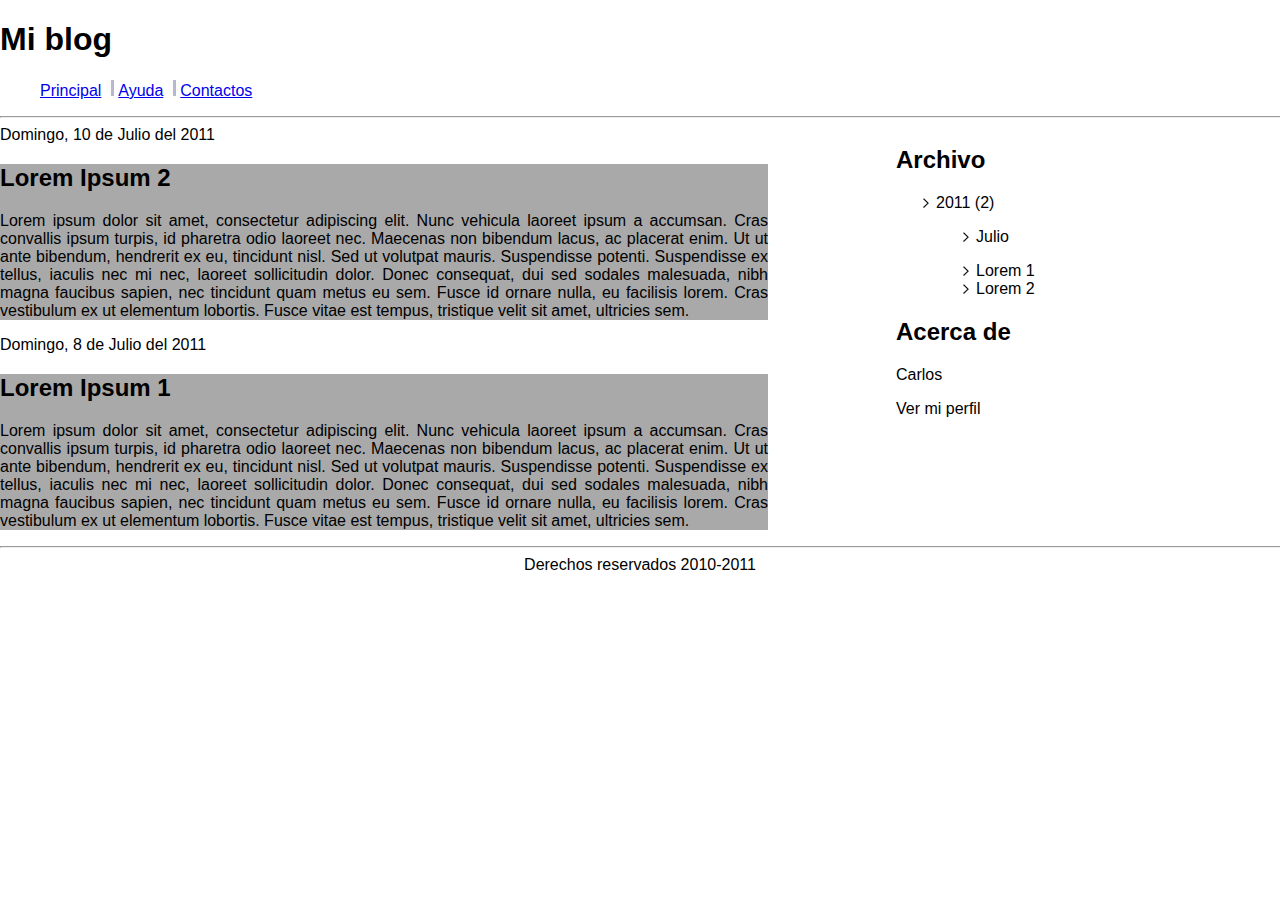
<file: 00-Blog/index.html>
<!DOCTYPE html>
<html lang="es">
   <head>
    <meta charset="UTF-8">
    <link rel="stylesheet" href="css/estilos.css">
    <title>Blog</title>
    </head>
    <body>
       <div>
           <header>
               <h1>Mi blog</h1>
           </header>
           <nav>
               <ul>
                   <li class="lista"><a href="#">Principal</a></li>
                   <li class="lista"><img src="imagenes/separador.png"/> </li>
                   <li class="lista"><a href="#">Ayuda</a></li>
                   <li class="lista"><img src="imagenes/separador.png"/> </li>
                   <li class="lista"><a href="#">Contactos</a></li>
               </ul>
           </nav>
           <hr>
           <section>
               <article>
                   <span class="fecha">Domingo, 10 de Julio del 2011</span>
                   <div>
                       
                       <div class="sub">
                          <h2 class="subtitulo">Lorem Ipsum 2</h2>
                           <p>Lorem ipsum dolor sit amet, consectetur adipiscing elit. Nunc vehicula laoreet ipsum a accumsan. Cras convallis ipsum turpis, id pharetra odio laoreet nec. Maecenas non bibendum lacus, ac placerat enim. Ut ut ante bibendum, hendrerit ex eu, tincidunt nisl. Sed ut volutpat mauris. Suspendisse potenti. Suspendisse ex tellus, iaculis nec mi nec, laoreet sollicitudin dolor. Donec consequat, dui sed sodales malesuada, nibh magna faucibus sapien, nec tincidunt quam metus eu sem. Fusce id ornare nulla, eu facilisis lorem. Cras vestibulum ex ut elementum lobortis. Fusce vitae est tempus, tristique velit sit amet, ultricies sem.</p>
                           
                       </div>
                       <span class="fecha">Domingo, 8 de Julio del 2011</span>
                       <div class="sub">
                          <h2 class="subtitulo">Lorem Ipsum 1</h2>
                           <p>Lorem ipsum dolor sit amet, consectetur adipiscing elit. Nunc vehicula laoreet ipsum a accumsan. Cras convallis ipsum turpis, id pharetra odio laoreet nec. Maecenas non bibendum lacus, ac placerat enim. Ut ut ante bibendum, hendrerit ex eu, tincidunt nisl. Sed ut volutpat mauris. Suspendisse potenti. Suspendisse ex tellus, iaculis nec mi nec, laoreet sollicitudin dolor. Donec consequat, dui sed sodales malesuada, nibh magna faucibus sapien, nec tincidunt quam metus eu sem. Fusce id ornare nulla, eu facilisis lorem. Cras vestibulum ex ut elementum lobortis. Fusce vitae est tempus, tristique velit sit amet, ultricies sem.</p>
                           
                       </div>
               </article>
           </section>
           <aside>
               <h2>Archivo</h2>
               <ul>
                   <li class="flecha">
                       <p>2011 (2)</p>
                       <ul>
                           <li class="flecha">
                               <p>Julio</p>
                           </li>
                           <li class="flecha">Lorem 1</li>
                           <li class="flecha">Lorem 2</li>
                       </ul>
                   </li>
               </ul>
               <h2>Acerca de</h2>
               <p>Carlos</p>
               <p>Ver mi perfil</p>
           </aside>
           <hr>
           <footer>Derechos reservados 2010-2011</footer>
           
       </div> 
    </body>
    
</html>
</file>
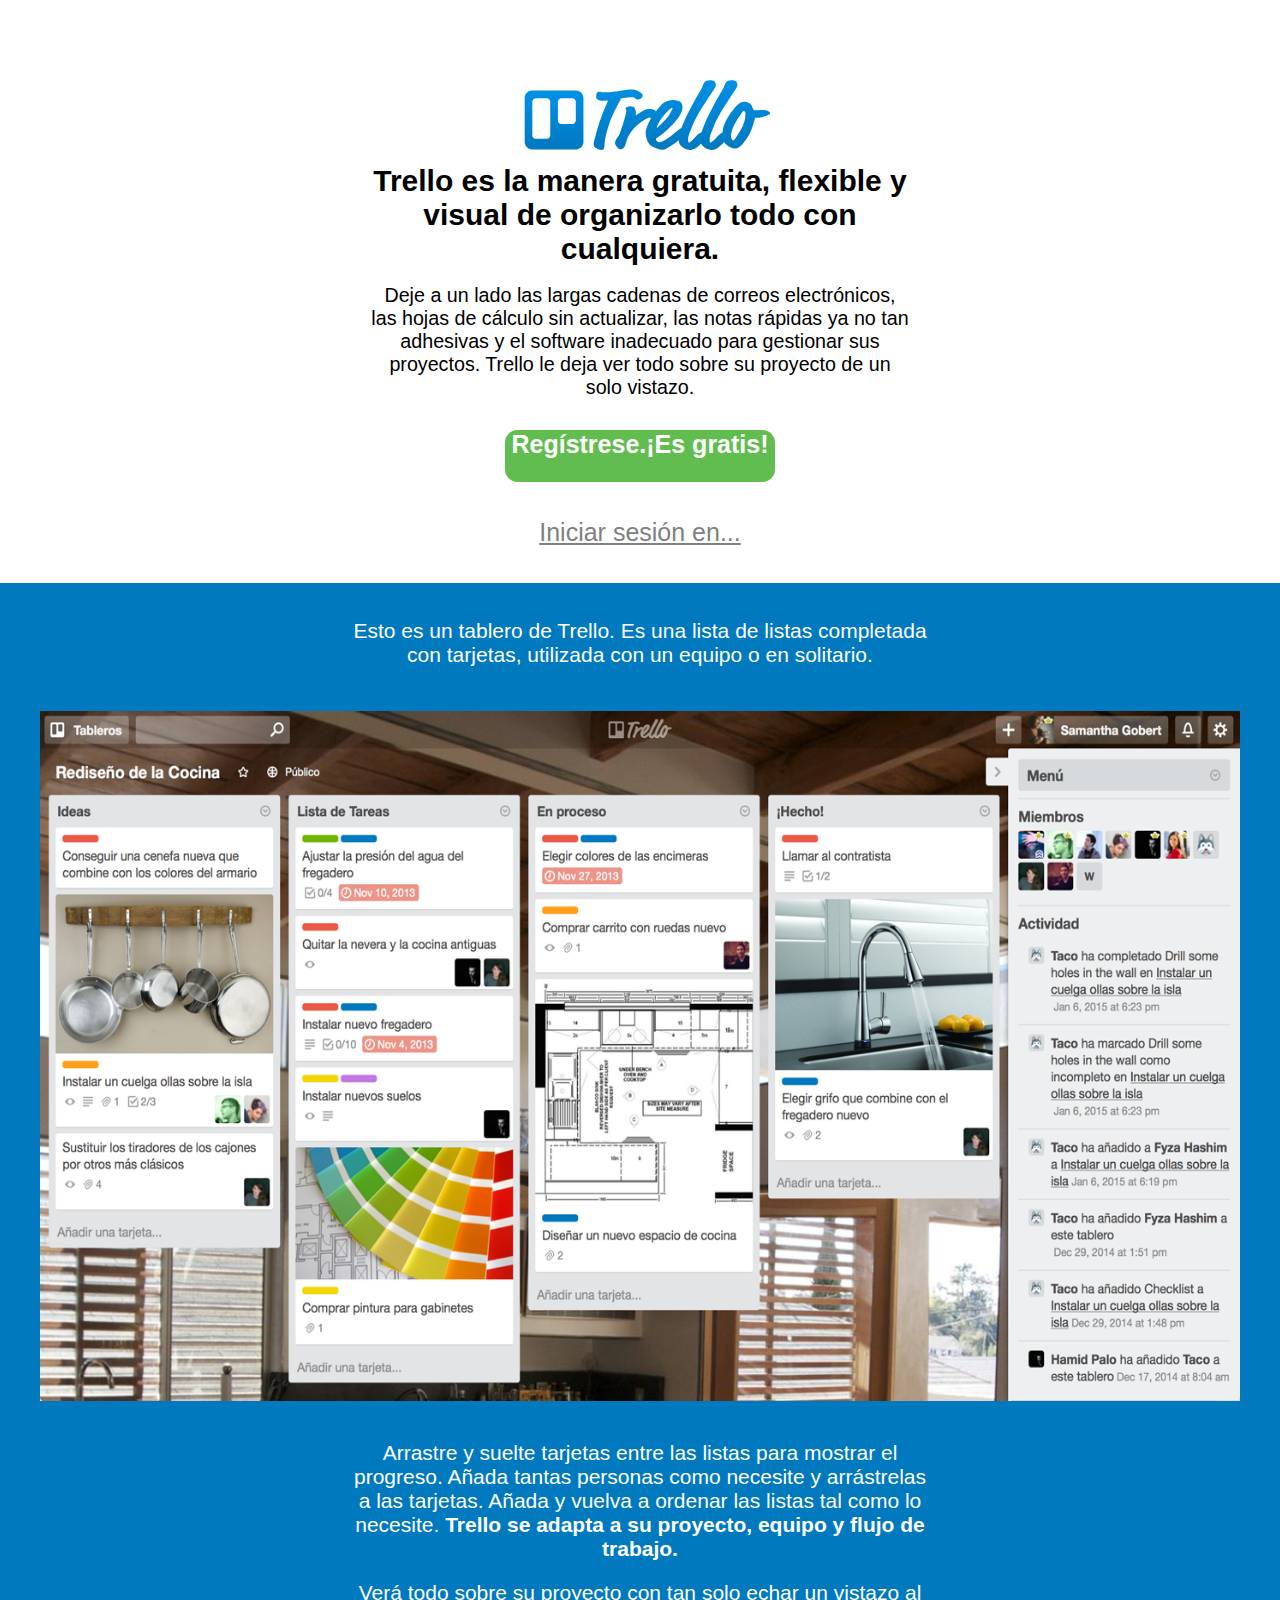
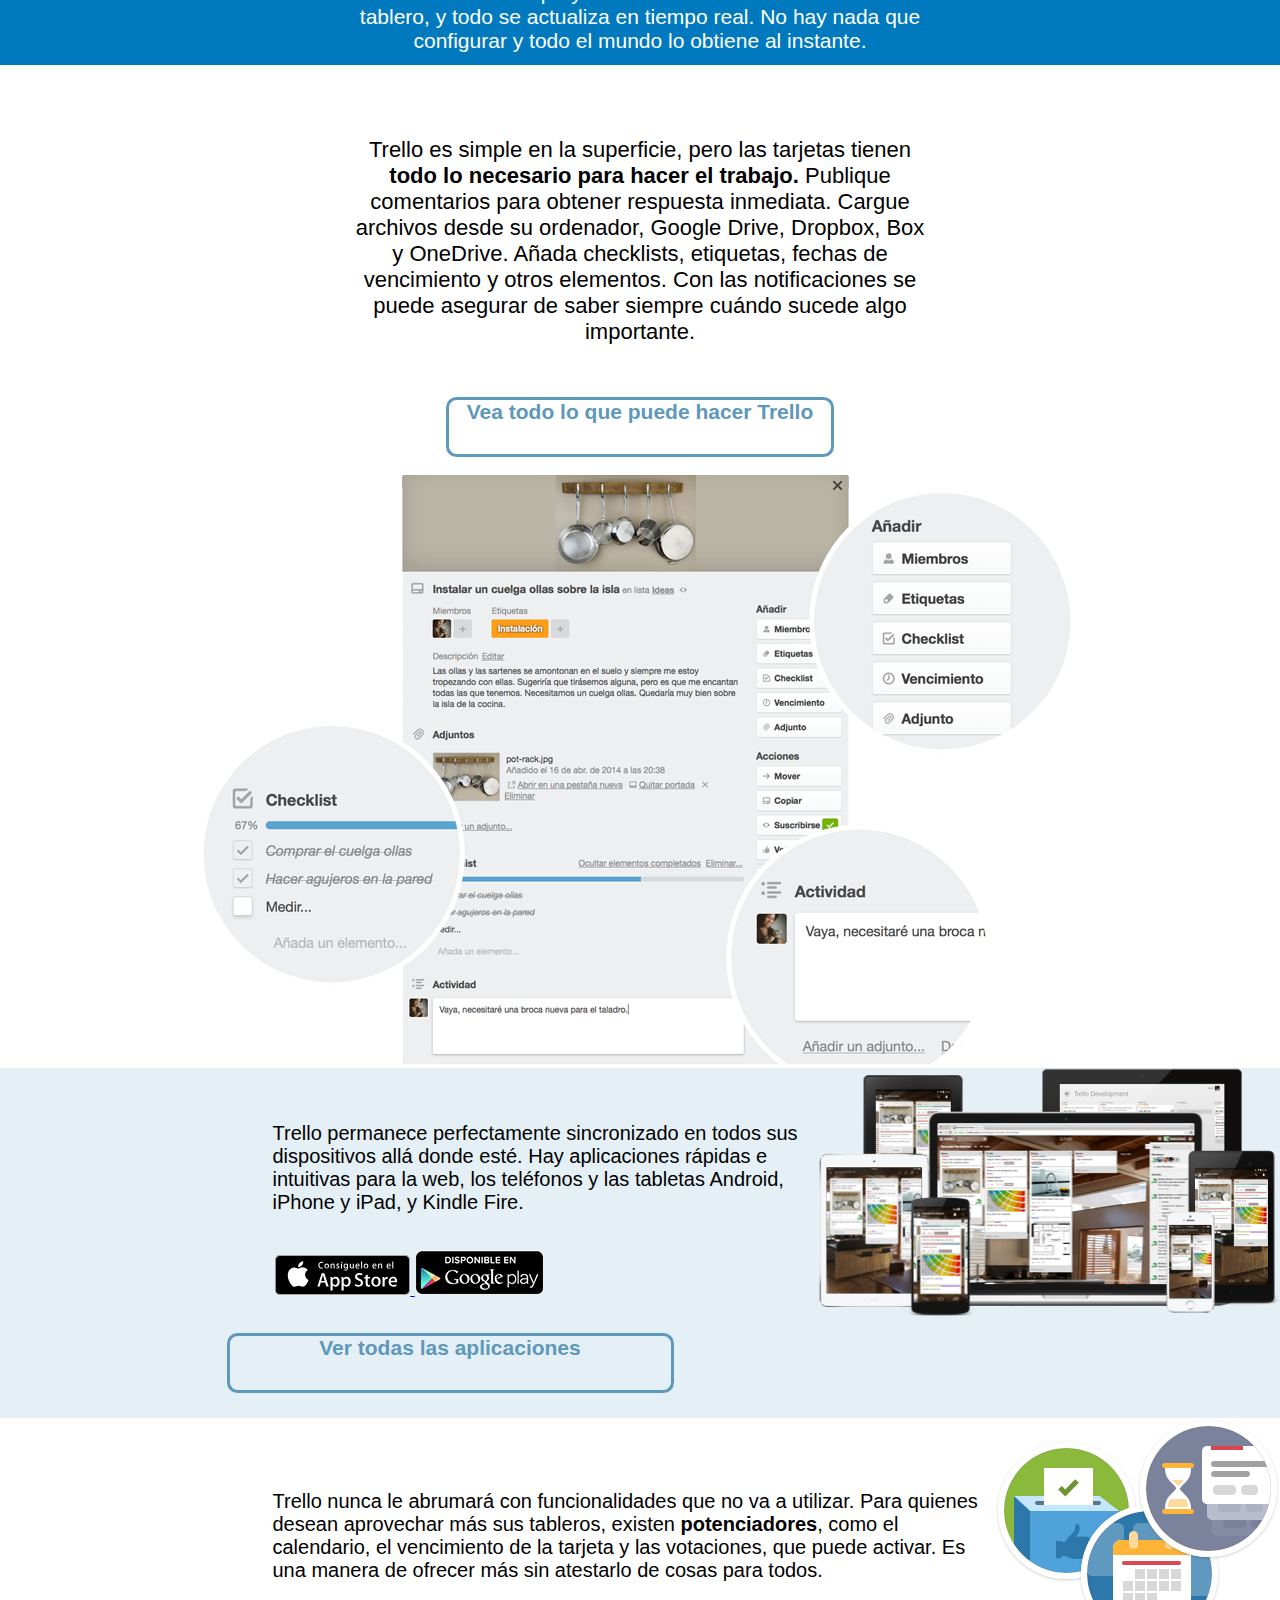
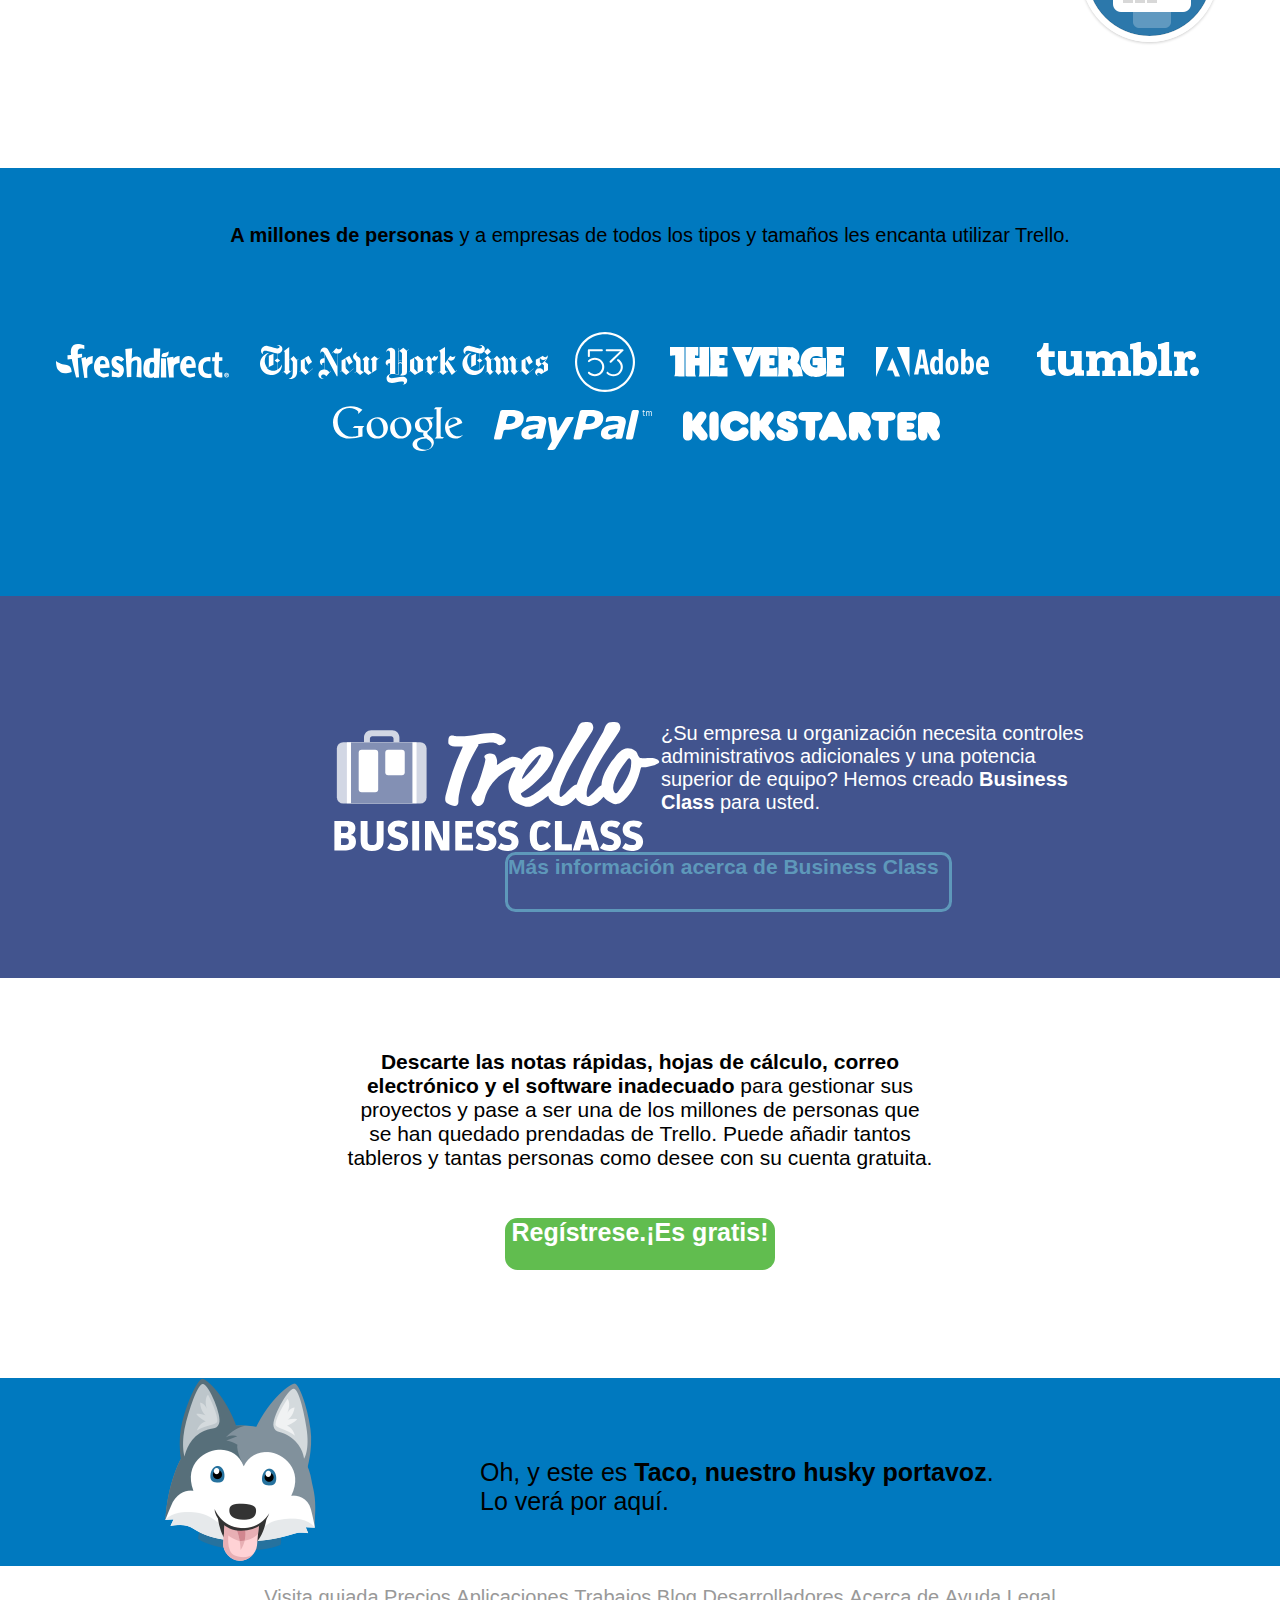
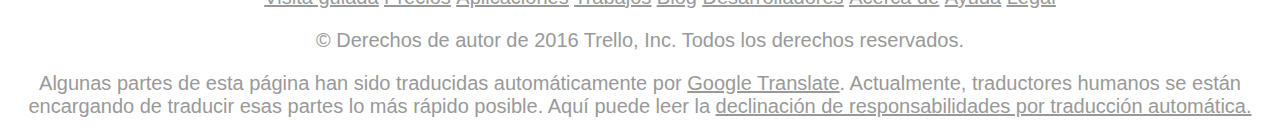
<file: 01-Trello/index.html>
<!DOCTYPE html>
<html lang="es">
    <head>
        <meta charset="UTF-8">
        <link rel="shortcut icon" href="Imagenes/icono.ico" type="Imagenes/icono.ico"/>
        <link rel="stylesheet" href="css/estilos.css">
        <title>Trello</title>
    </head>
    <body>
        <div>
           <section class="seccion1">
           <div>
            <div>
                <img class="logo" src="Imagenes/header-logo-blue.svg"/>
            </div>
            <h1 class="texto1">Trello es la manera gratuita, flexible y visual de organizarlo todo con cualquiera.</h1>
            <br>
            <div>
                <p class="parrafo1">Deje a un lado las largas cadenas de correos electrónicos, las hojas de cálculo sin actualizar, las notas rápidas ya no tan adhesivas y el software inadecuado para gestionar sus proyectos. Trello le deja ver todo sobre su proyecto de un solo vistazo.</p>
                <br>
                <br>
                <br>
            <a class="boton1" href="#">Regístrese.¡Es gratis!</a>
            </div>
             <br>
               <br>
                <div>
                 <a class="inicio">Iniciar sesión en...</a>
             </div>
              
               </div>
            </section>
            <br><br>
            <section class="seccion2">
               <br><br>
                <div>
                    <div>
                        <p class="texto2">Esto es un tablero de Trello. Es una lista de listas completada con tarjetas, utilizada con un equipo o en solitario.
                        </p>
                    </div>
                </div>
                <br><br>
                <div class="imgdiv">
                    <img class="img1" src="Imagenes/home-hero_es.png">
                </div>
                <br><br>
                <div>
                    <p class="texto3">Arrastre y suelte tarjetas entre las listas para mostrar el progreso. Añada tantas personas como necesite y arrástrelas a las tarjetas. Añada y vuelva a ordenar las listas tal como lo necesite.<strong>                        Trello se adapta a su proyecto, equipo y flujo de trabajo.
                    </strong>
                    </p>
                    
                    <p class="texto4">Verá todo sobre su proyecto con tan solo echar un vistazo al tablero, y todo se actualiza en tiempo real. No hay nada que configurar y todo el mundo lo obtiene al instante.
                    </p>
                </div>
            </section>
            <section class="seccion3">
                <br><br><br><br>
                <div>
                    <div>
                        <p class="texto5">Trello es simple en la superficie, pero las tarjetas tienen<strong> todo lo necesario para hacer el trabajo. </strong> Publique comentarios para obtener respuesta inmediata. Cargue archivos desde su ordenador, Google Drive, Dropbox, Box y OneDrive. Añada checklists, etiquetas, fechas de vencimiento y otros elementos. Con las notificaciones se puede asegurar de saber siempre cuándo sucede algo importante.
                        </p>
                        <br><br>
                        <a class="boton2" href="#">Vea todo lo que puede hacer Trello</a><br><br>
            <img class="img2" src="Imagenes/home-card-detail_es.png"/>
                    </div>
                </div>
            </section>
            <section class="seccion4">
                <div>
                    <div class="divimg3">
                        <img class="img3" src="Imagenes/home-devices.png"/>
                    </div>
                    <div>
                       <br><br><br>
                        <p class="texto6">Trello permanece perfectamente sincronizado en todos sus dispositivos allá donde esté. Hay aplicaciones rápidas e intuitivas para la web, los teléfonos y las tabletas Android, iPhone y iPad, y Kindle Fire.
                        </p>
                        <p>
                            <a class="appstore" href="https://itunes.apple.com/app/trello-organize-anything/id461504587">
                                <img src="Imagenes/app-store-badge_es.svg"/>
                            </a>
                            <a class="playstore" href="https://play.google.com/store/apps/details?id=com.trello">
                               <img src="Imagenes/play-store-badge_es.png"/>                                
                            </a>
                         <br><br>
                         <div class="divboton3"><a class="boton3" href="#">Ver todas las aplicaciones</a></div>
                        
                        </p>
                    </div>
                </div>
            </section>
            <section class="seccion5">
                <div>
                    <img class="img4" src="Imagenes/home-power-up-icons.png"/>
                </div>
                <div>
                   <br><br><br><br>
                    <p class="texto6">Trello nunca le abrumará con funcionalidades que no va a utilizar. Para quienes desean aprovechar más sus tableros, existen <strong>potenciadores</strong>, como el calendario, el vencimiento de la tarjeta y las votaciones, que puede activar. Es una manera de ofrecer más sin atestarlo de cosas para todos.</p>
                </div>
            </section>
            <section class="seccion6">
                <div>
                    <div>
                       <br><br>
                        <p class="texto7">
                            <strong>A millones de personas</strong> y a empresas de todos los tipos y tamaños les encanta utilizar Trello.
                        </p>
                    </div>
                    <div class="divimgs">
                       <img class="img5" src="Imagenes/freshdirect.svg"/>&nbsp;&nbsp;&nbsp;&nbsp;&nbsp;&nbsp;
                       <img class="img6" src="Imagenes/thenewyorktimes.svg"/>&nbsp;&nbsp;&nbsp;&nbsp;&nbsp;
                       <img class="img7" src="Imagenes/53.svg"/>&nbsp;&nbsp;&nbsp;&nbsp;&nbsp;&nbsp;&nbsp;
                       <img class="img8" src="Imagenes/theverge.svg"/>&nbsp;&nbsp;&nbsp;&nbsp;&nbsp;&nbsp;
                       <img class="img9" src="Imagenes/adobe.svg"/> &nbsp;&nbsp;&nbsp;&nbsp;&nbsp;&nbsp;&nbsp;&nbsp;&nbsp;
                       <img class="img10" src="Imagenes/tumblr.svg"/>  &nbsp;&nbsp;&nbsp;&nbsp;&nbsp;&nbsp;&nbsp;&nbsp;&nbsp;
                       <img class="img11" src="Imagenes/google.svg"/> &nbsp;&nbsp;&nbsp;&nbsp;&nbsp;  
                       <img class="img12" src="Imagenes/paypal.svg"/>&nbsp;&nbsp;&nbsp;&nbsp;&nbsp;&nbsp;    
                       <img class="img13" src="Imagenes/kickstarter.svg"/>  &nbsp;&nbsp;&nbsp;&nbsp;&nbsp;   
                              
                    </div>
                </div>
            </section>
            <section class="seccion7">
               <br><br><br><br><br><br><br>
                <div class="divimg14">
                    <div >
                        <img class="img14" src="Imagenes/business-class-logo-white.svg"/>
                    </div>
                    <div class="divtxt8">
                        <p class="texto8">¿Su empresa u organización necesita controles administrativos adicionales y una potencia superior de equipo? Hemos creado <strong>Business Class</strong> para usted.
                        <br>
                        <a class="boton3" href="#">Más información acerca de Business Class</a><br><br>
                        </p>
                        
                      
                    </div>
                </div>
            </section>
            <section class="seccion8">
                    <div>
                       <br><br><br><br>
                        <p class="texto9">
                            <strong>Descarte las notas rápidas, hojas de cálculo, correo electrónico y el software inadecuado</strong> para gestionar sus proyectos y pase a ser una de los millones de personas que se han quedado prendadas de Trello. Puede añadir tantos tableros y tantas personas como desee con su cuenta gratuita.
                        </p>
                        <a class="boton1" href="#">Regístrese.¡Es gratis!</a>
                </div>
            </section>
            <section class="seccion9">
                
                    <div class="divtaco">
                     <img class="img15" src="Imagenes/home-taco.png"/>                            
                             <p class="texto10">Oh, y este es <strong>Taco, nuestro husky portavoz</strong>.
<br>Lo verá por aquí.</p>

                </div>
            </section>
            <footer>
                <ul>
                    <li><a class="styleA" href="#">Visita guiada</a></li>
                    <li><a class="styleA" href="#">Precios</a></li>
                    <li><a class="styleA" href="#">Aplicaciones</a></li>
                    <li><a class="styleA" href="#">Trabajos</a></li>
                    <li><a class="styleA" href="#">Blog</a></li>
                    <li><a class="styleA" href="#">Desarrolladores</a></li>
                    <li><a class="styleA" href="#">Acerca de</a></li>
                    <li><a class="styleA" href="#">Ayuda</a></li>
                    <li><a class="styleA" href="#">Legal</a></li>
                </ul>
                <p>
                    © Derechos de autor de 2016 Trello, Inc. Todos los derechos reservados.
                </p>
                <p>
                    Algunas partes de esta página han sido traducidas automáticamente por <a class="styleA" href="http://translate.google.com/">Google Translate</a>. Actualmente, traductores humanos se están encargando de traducir esas partes lo más rápido posible. Aquí puede leer la <a class="styleA" href="/machine-translation-disclaimers">declinación de responsabilidades por traducción automática.</a>
                </p>
            </footer>
        </div>
    </body>
</html>
</file>
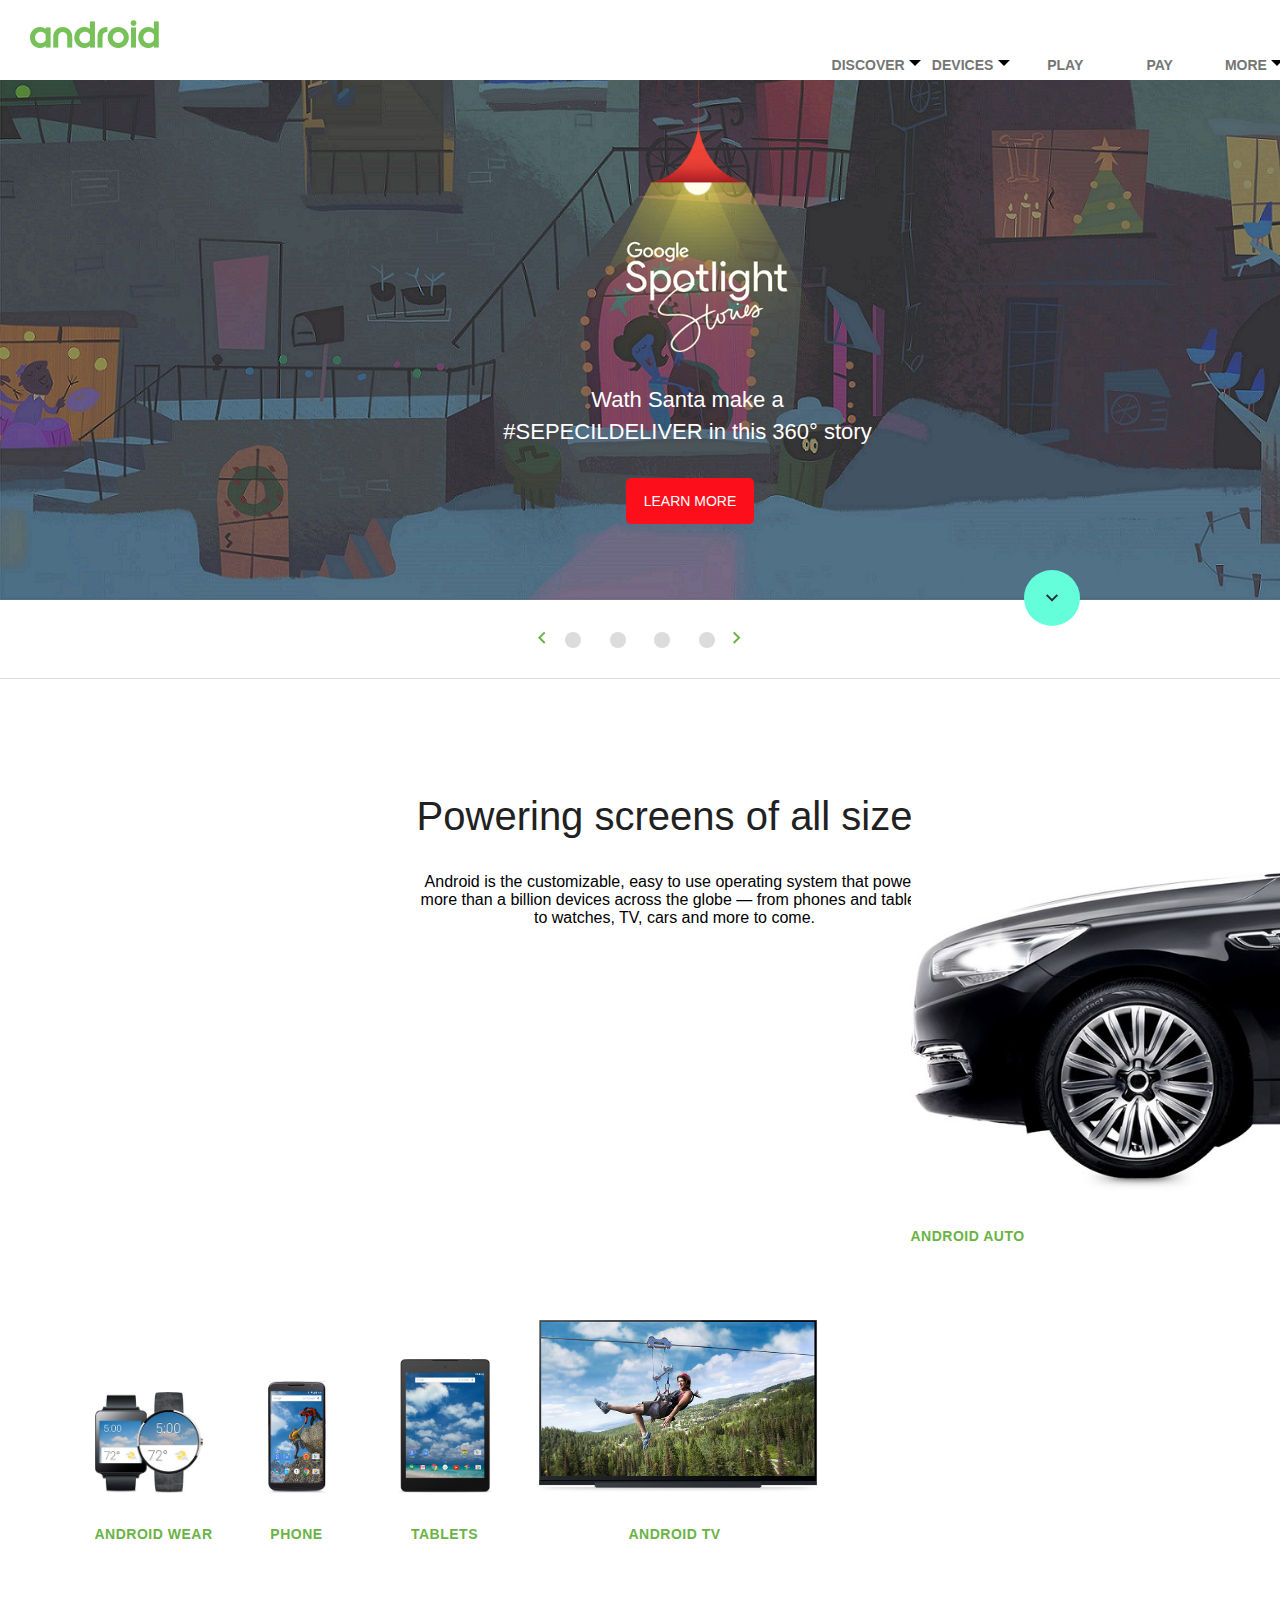
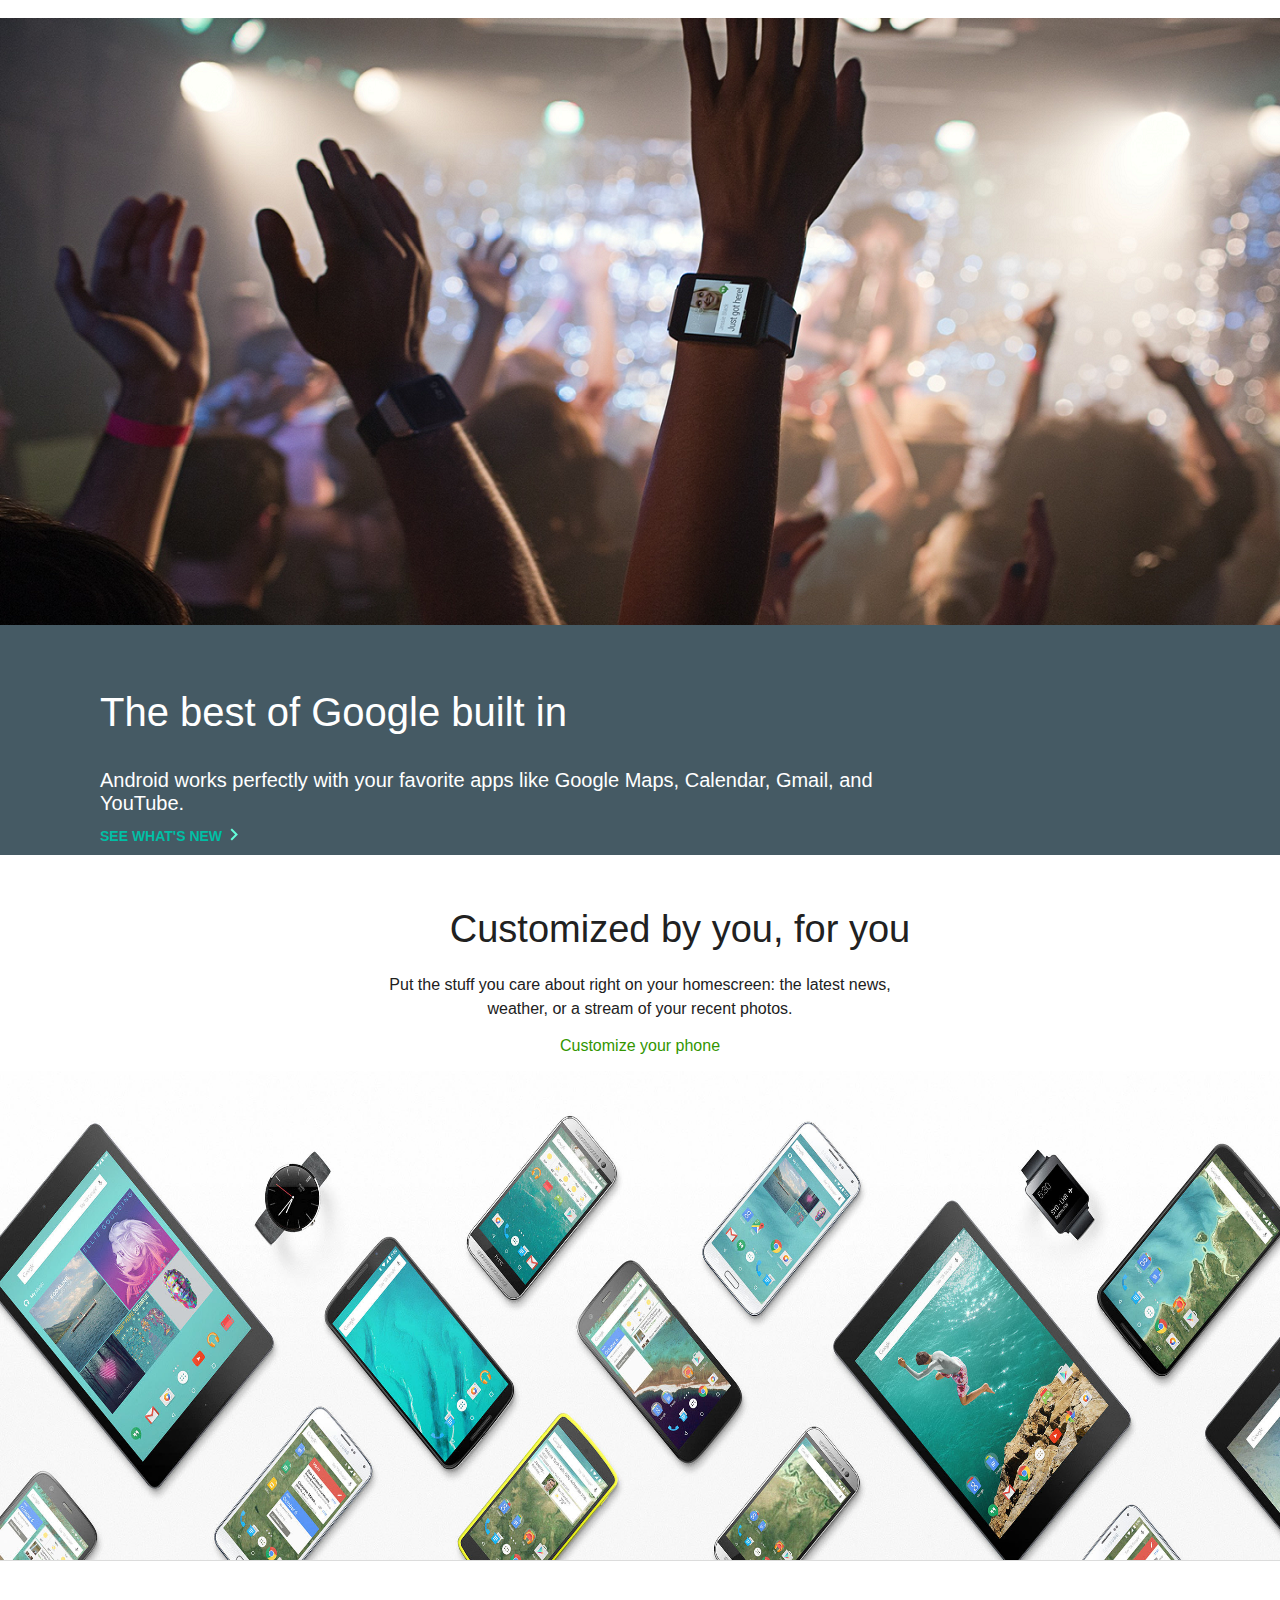
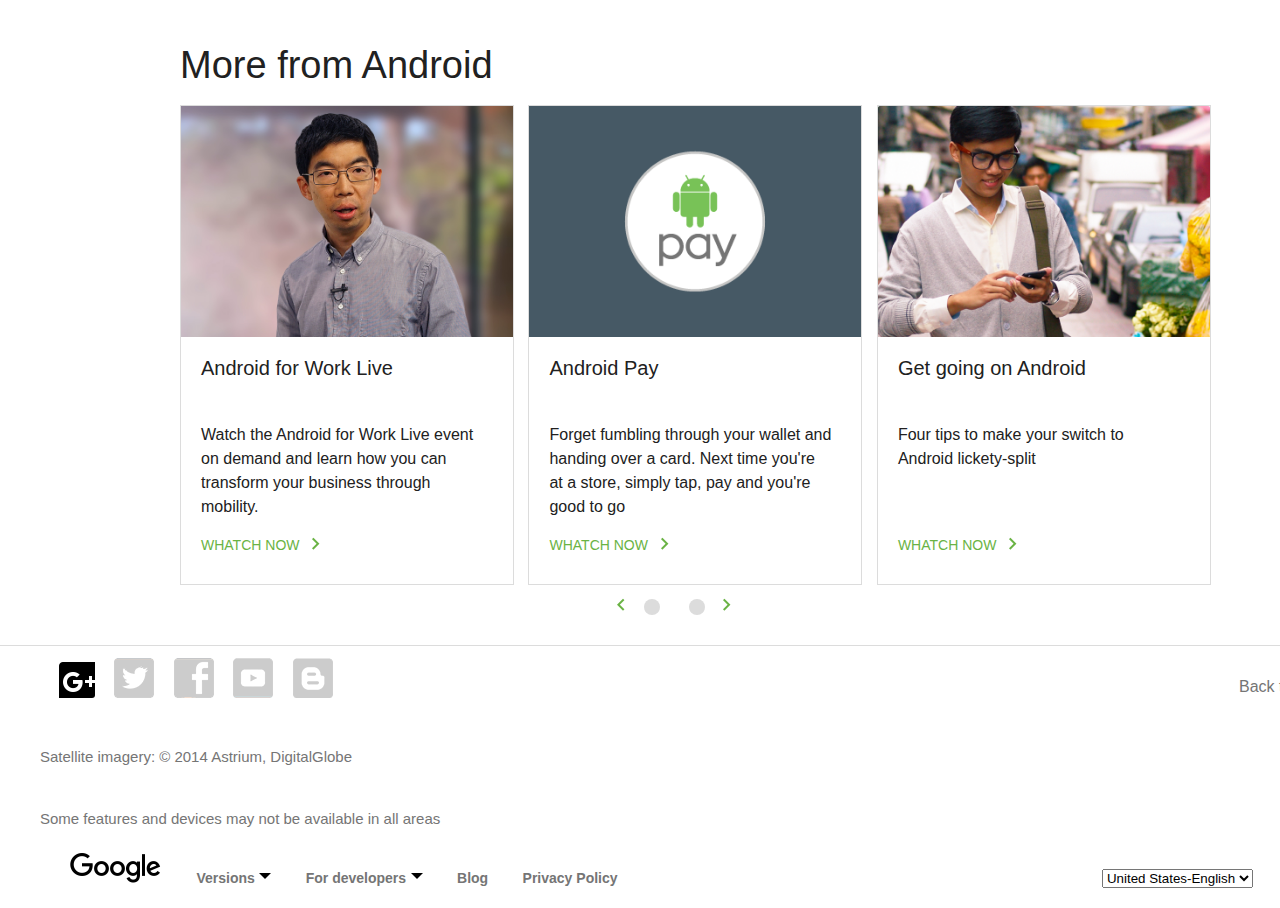
<file: 02-Android/index.html>
<!DOCTYPE html>
<html lang="es">
    <head>
        <meta charset="UTF-8">
        <link rel="shortcut icon" href="Imagenes/android.ico" type="Imagenes/android.ico"/>
        <link rel="stylesheet" href="css/estilos.css"/>
        <title>Android</title>
    </head>
    <body>
       <div class="divgeneral">
        <div class="divarriba">
          <div class="divmenu">
              <a  href="index.html">
                  <img class="img1" src="Imagenes/android-wordmark-8EC047.png"/>
              </a>
               <ol class="olmenu">
              <li class="menulista">
                  <a class="atxt" href="#">
                      <strong>DISCOVER</strong>
                  </a>
                  <span class="spanlista">
                      <img src="Imagenes/triangle.png"/>
                  </span>
              </li>
              <li class="menulista">
                   <a class="atxt" href="#">
                       <strong> DEVICES</strong>
                  </a>
                  <span class="spanlista">
                      <img src="Imagenes/triangle.png"/>
                  </span>
              </li>
              <li class="menulista">
                  <a class="atxt" href="#"><strong>PLAY</strong></a>
              </li>
              <li class="menulista">
                  <a class="atxt" href="#"><strong>PAY</strong></a>
              </li>
              <li class="menulista">
                   <a class="atxt" href="#"><strong>MORE</strong>
                  </a>
                  <span class="spanlista">
                      <img src="Imagenes/triangle.png"/>
                  </span>
                  
              </li>
                   <li class="menulista"> <div class="divserch"><a href="#"><img class="imgserch" src="Imagenes/Serch.png" /></a></div></li>
                    </ol> 
                    
                    
          </div>
      
        </div> 
         <div class="carrusel1">
            <div class="divimg">
               <img class="img" src="Imagenes/spotlight-stories-logo.png" />
               <p class="txt">
                   Wath Santa make a <strong>#SEPECILDELIVER</strong> in this 360° story
               </p>
               <button class="botonrojo">
                   Learn more
               </button>
                
            </div>
         </div>
         <div class="divmagenta">
            <a href="#"></a>
             <span class="iconomagenta"></span>
         </div>
         <div class="divcirculo">
             <span class="spanleft"></span>
             <div class="generaldiv"><div class="divcentral"></div></div>
             <div class="generaldiv"><div class="divcentral"></div></div>
             <div class="generaldiv"> <div class="divcentral"></div></div>
             <div class="generaldiv"><div class="divcentral"></div></div>
             <span class="spanright"></span>
         </div>
         <div class="divtxt">
             <div class="divcenter">
                <h2 class="h2txt">Powering screens of all sizes</h2>
                <p class="txtabajo">Android is the customizable, easy to use operating system that powers more than a billion devices across the globe — from phones and tablets to watches, TV, cars and more to come.</p>
             </div>
         </div>
         <div class="divimgs">
             <div class="divimgs1">
                 <div class="divimg2">
                     <div class="reloj">
                         <a class="txtreloj">
                             <div class="divreloj">
                                 <img class="imgreloj" src="Imagenes/wear-on.jpg"/>
                             </div>
                             <p class="preloj" >
                                 <strong>ANDROID WEAR</strong>
                             </p>
                         </a>
                     </div>
                        <div class="reloj">
                         <a class="txtreloj">
                             <div class="divreloj">
                                 <img class="imgphone" src="Imagenes/nexus6-on.jpg"/>
                             </div>
                             <p class="preloj" >
                                 <strong>PHONE</strong>
                             </p>
                         </a>
                     </div>
                        <div class="reloj">
                         <a class="txtreloj">
                             <div class="divreloj">
                                 <img class="imgtable" src="Imagenes/nexus9-on.jpg"/>
                             </div>
                             <p class="preloj" >
                                 <strong>TABLETS</strong>
                             </p>
                         </a>
                     </div> 
                        <div class="reloj">
                         <a class="txtreloj">
                             <div class="divreloj">
                                 <img class="imgtv" src="Imagenes/tv-on.jpg"/>
                             </div>
                             <p class="ptv" >
                                 <strong>ANDROID TV</strong>
                             </p>
                         </a>
                     </div>
                       <div class="auto">
                        
                         <a class="txtauto">
                             <div class="divauto">
                                 <img class="imgauto" src="Imagenes/auto-on.jpg"/>
                             </div>
                             <p class="pauto" >
                                 <strong>ANDROID AUTO</strong>
                             </p>
                         </a>
                     </div>
                      
             </div>
         </div>
        </div>
        <div class="divprimario">
            <div class="divparty"></div>
            <div class="divbest">
                <div class="divletter">
                    <h2 class="h2txt1">
                        The best of Google built in
                    </h2>
                    <p class="ptxt">Android works perfectly with your favorite apps like Google Maps, Calendar, Gmail, and YouTube.</p>
                    <a class="asee"><strong>SEE WHAT'S NEW </strong><span class="spantel"></span></a>
                </div>
                
            </div>
            </div>
            <div class="divuni">
                <div class="divcell">
                    <h2 class="h2cus">Customized by you, for you</h2>
                    <p class="pput">Put the stuff you care about right on your homescreen: the latest news, weather, or a stream of your recent photos.</p>
                    <p class="pcust">Customize your phone</p>
                </div>
                <img class="imgcell" src="Imagenes/devices.jpg"/>
            </div>
            <div class="div00"><div class="div1">
                    <h2 class="h2cus">More from Android</h2>
                </div>
                <div class="div2">
                    <div class="imgscenter">
                        <div class="imgcenter1">
                            <figure class="figure1">
                                <div class="divfigure">
                                    <div class="imgfg1">
                                        <img class="imgfigure1" src="Imagenes/android-for-work.jpg"/>
                                    </div>
                                    <figcaption class="figcap1">
                                        <div class="divfg">
                                            <h3 class="h3fig">Android for Work Live</h3>
                                      <p class="pfig">Watch the Android for Work Live event on demand and learn how you can transform your business through mobility.</p>
                                       <a class="afig">WHATCH NOW</a>
                                       <span class="spanfig"></span>
                                        </div>
                                    </figcaption>
                                </div>
                            </figure>
                        </div>
                         <div class="imgcenter1">
                            <figure class="figure1">
                                <div class="divfigure">
                                    <div class="imgfg1">
                                        <img class="imgfigure1" src="Imagenes/android-pay.png"/>
                                    </div>
                                    <figcaption class="figcap1">
                                        <div class="divfg">
                                            <h3 class="h3fig">Android Pay</h3>
                    <p class="pfig">Forget fumbling through your wallet and handing over a card. Next time you're at a store, simply tap, pay and you're good to go</p>
                                       <a class="afig">WHATCH NOW</a>
                                       <span class="spanfig"></span>
                                        </div>
                                    </figcaption>
                                </div>
                            </figure>
                        </div>
                         <div class="imgcenter1">
                            <figure class="figure1">
                                <div class="divfigure">
                                    <div class="imgfg1">
                                        <img class="imgfigure1" src="Imagenes/more-from-1.png"/>
                                    </div>
                                    <figcaption class="figcap1">
                                        <div class="divfg">
                                            <h3 class="h3fig">Get going on Android</h3>
                                      <p class="pfig">Four tips to make your switch to Android lickety-split</p>
                                       <a class="afig">WHATCH NOW</a>
                                       <span class="spanfig"></span>
                                        </div>
                                    </figcaption>
                                </div>
                            </figure>
                        </div>
                    </div>
                       <div class="divcirculo">
             <span class="spanleft"></span>
             <div class="generaldiv"><div class="divcentral"></div></div>
             <div class="generaldiv"><div class="divcentral"></div></div>
             <span class="spanright"></span>              
                                     
                </div>
                
            </div>
           </div>
           
           <div class="divfooter">
               <div class="footer1">
                   <ul class="ulmenu">
                       <li class="lim">
                           <a class="ali" href="http://plus.google.com/+android/posts"> <div class="googlemas"></div></a>
                          
                       </li>
                       <li class="lim"> <a class="ali" href="http://www.twitter.com/android"> <div class="twitter"></div></a></li>
                       <li class="lim"><a class="ali" href="http://www.facebook.com/AndroidOfficial"> <div class="facebook"></div></a></li>
                       <li class="lim"><a class="ali" href="https://www.youtube.com/user/GoogleMobile"> <div class="youtube"></div></a></li>
                       <li class="lim"><a class="ali" href="http://officialandroid.blogspot.com/"> <div class="blog"></div></a></li>
                       
                   </ul>
                   <a href="#">
                       <span class="spanback">Back to top</span>
                       <span class="spanfooter"></span>
                   </a>
                   <p class="pfooter">
                       Satellite imagery: © 2014 Astrium, DigitalGlobe
                   </p>
                   <p class="pfooter">
                       Some features and devices may not be available in all areas
                   </p>
                   
                   </div>
                   <div class="divlista">
                       <ul class="ulspan">
                       <li class="lispan">
                           <a class="alis" href="//google.com">
                               <img class="spangoolge" src="Imagenes/googlelogo_dark_color_92x30dp.png"/>
                           </a>
                       </li>
                       <li class="lispan"><a class="atxt" href="#">
                      <strong>Versions</strong>
                  </a>
                  <span class="spanlista">
                      <img src="Imagenes/triangle.png"/>
                  </span></li>
                       <li class="lispan"><a class="atxt" href="#">
                      <strong>For developers</strong>
                  </a>
                  <span class="spanlista">
                      <img src="Imagenes/triangle.png"/>
                  </span></li>
                       <li class="lispan"><a class="atxt" href="#">
                      <strong>Blog</strong>
                  </a>
                  </li>
                       <li class="lispan"><a class="atxt" href="#">
                      <strong>Privacy Policy</strong>
                  </a>
                  </li>
                       <li class="lispan">
                           <select class="selectlis">
                               <option class="optionlis">United States-English</option>
                           </select>
                       </li>
                   </ul>
                   </div>
           </div>
           
        </div>
        
    </body>
</html>
</file>
<file: 00-Blog/css/estilos.css>
body{
    font-family: Arial, Halvetica, sans-serif;
    margin: 0 auto;
    width: 100%;
}
section{
    width: 60%;
    float: left;
}
aside{
    width: 30%;
    float: right;
}
footer{
    clear: both;
    text-align: center;
}
hr{
    width: 100%;
}

p{
    text-align: justify;
}
.sub{
    background-color: darkgray
}
.flecha{
    list-style-image: url("../imagenes/arrow.png");
}

.lista{
    display: inline;
  }
</file>
<file: 01-Trello/css/estilos.css>
body{
    
    font-family: Arial, Halvetica, sans-serif;
    margin: 0 auto;
    width: 100%;
}
.seccion1{
    text-align: center;
}
.logo{
    margin-top: 80px;
}
.texto1{
    height: 102px;
    width: 540px;
    font-size: 30px;
    margin: 0 auto;
   
}

.parrafo1{
    width: 540px;
    height: 92px;
    margin: 0 auto;
    font-size: 19.7px;
}
.boton1{
    background-color: #61bd4f;
    height: 52px;
    width: 270.25px;
    font-size: 25px;
    border: 0px;
    font-weight: bold;
    color: white;
    display: inline-block;
    border-radius: .5em;
    position: relative;
    text-decoration: none;
    
}
.inicio{
    font-size: 25px;
    color: gray;
    height: 67px;
    width: 247px;
    text-decoration: underline;
    
}
.seccion2{
    text-align: center;
    background-color: #0079bf;
  }
.texto2{
  font-size: 21px;
    color: white;
    width: 585px;
    height: 56px;
    margin: 0 auto;
}

.img1{
    width: 1200px;
    height: 690px;
    }
.texto3{
    font-size: 21px;
    color: white;
    width: 585px;
    height: 140px;
    margin: 0 auto;
}
.texto4{
    font-size: 21px;
    color: white;
    width: 585px;
    height: 84px;
    margin: 0 auto;
}
.seccion3{
    text-align: center;
}
.texto5{
    width: 585px;
    height: 224px;
    font-size: 22px;
    margin: 0 auto;
    
}
.boton2{
    background-color: transparent;
    height: 54px;
    width: 382px;
    font-size: 21px;
    border-style: solid;
    font-weight: bold;
    color: #5e98ba;
    display: inline-block;
    border-radius: .5em;
    position: relative;
    text-decoration: none;
}
.img2{
    width: 889px;
    height: 589px;
}
.seccion4{
    text-align: center;  
    background-color: #e4f0f6;
    min-height: 350px;;
}
.divimg3{
    float: right;
    width: 461px;
    height: 248px;
   
}
.texto6{
    text-align: left;
    margin: 0 auto;
    font-size: 20px;
    width: 735px;
    height: 112px;
}
.appstore{
    margin: 0 auto;
    width: 182px;
    height: 54px;
}
.playstore{
    margin: 0 auto;
    width: 155px;
    height: 54px;
}
.divboton3{
    width:900px;
}
.boton3{
     background-color: transparent;
    height: 54px;
    width: 280px;
    font-size: 21px;
    border-style: solid;
    font-weight: bold;
    color: #5e98ba;
    display: inline-block;
    border-radius: .5em;
    text-decoration: none;
    margin:0 auto;
    
    
}
.seccion5{
    text-align: center;
    height: 350px;
}
.img4{
    float: right;
    width: 285px;
    height: 228px;
}
.seccion6{
    text-align: center;
    background-color: #0079bf;
    height: 428px;
}
.texto7{
    font-size: 20px;
    width: 1300px;
    height: 88px;
}
.divimgs{
    width: 1300px;
    height: 160px;
    display: block;
}
.img5{
    width: 173px;
    height: 60px;
}
.img6{
    width: 288px;
    height: 60px;
}
.img7{
    width: 60px;
    height: 60px;
}
.img8{
    width: 174px;
    height: 60px;
}
.img9{
    width: 113px;
    height: 60px;
}
.img10{
    width: 162px;
    height: 60px;
}
.img11{
    width: 130px;
    height: 60px;
}
.img12{
    width: 158px;
    height: 60px;
}
.img13{
    width: 257px;
    height: 60px;
}
.seccion7{
    text-align: center;
    background-color: #42548e;
    height: 382px;
    width: 100%;
}
.divimg14{
   height: 180px;
    margin-left: 315px;
   ;
}
.img14{
    float: left;
    width: 346px;
    height: 130px;
   margin: 0 auto;
    
}

.texto8{
    text-align: left;
   margin: 0 auto;
    font-size: 20px;
    color: white;
    width: 585px;
    height: 84px;
}
.boton3{
     background-color: transparent;
    height: 54px;
    width: 441px;
    font-size: 21px;
    border-style: solid;
    font-weight: bold;
    color: #5e98ba;
    display: inline-block;
    border-radius: .5em;
    position: relative;
    text-decoration: none;
    
}
.seccion8{
    text-align: center;
    height: 400px;
    width: 100%;
}

.texto9{
    margin: 0 auto;
    font-size: 21px;
    height: 168px;
    width: 585px;
   
}
.seccion9{
     text-align: center;
    background-color: #0079bf;
}
.divtaco{
    width: 900x;
    text-align: center;
}
.img15{
    height: 184px;
    width: 151px;
    text-align: center;
}
.texto10{
    float: right;
    width: 800px;
    height: 56px;
    margin-top: 80px;
    font-size: 25px;
    text-align: justify;
    
}
footer{
    text-align: center;
    color: #999;
    font-size: 20px;
}
li{
    display: inline;
    text-decoration:underline;
}
.styleA{
    color: #999;
}
</file>
<file: 02-Android/css/estilos.css>
body{
     font-family: Roboto, Helvetica, Arial, sans-serif;
    margin: 0 auto;
    width: 100%;
}
.divgeneral{
    width: 100%;
    height: 100%;
}
.divarriba{
    width: 1349px;
    height: 80px;
    background: rgba(0,0,0,0,9);
    position: fixed;
    z-index: 10;
    
}
.atxt{
    text-decoration:none;
    color: #757575;
    display:inline-block;
    font-size: 14px;

}
.divmenu{
    width: 1400px;
    height: 80px;
    background-color: #fff;
    margin: auto;
    overflow: hidden;
    
}
.img1{
    width: 140px;
    height: 28px;
    padding-top: 20px;
    padding-left: 30px;
}
.olmenu{
    list-style: none;
    overflow: hidden;
    text-align: center;
    margin: 0 auto;
    width: 575px;
    height: 40px;
    float: right;
   padding-top: 30px;
   
}
.menulista{
    width: 90px;
    height: 80px;
    display: inline-block;
}
.spanlista{
    width: 10px;
    height: 5px;
}
.divserch{
    width: 60px;
    height: 80px;
}
.imgserch{
    width: 40px;
    height: 40px;
}
.carrusel1{
    background-image: url(../Imagenes/spotlight-stories-1600.jpg);
    background-repeat: no-repeat;
    height: 600px;
    width: auto;
    display: block;
    z-index: 4;
    position: relative;
    text-align: center;
}
.divimg{
    width: 300px;
    height: 300px;
    padding-top: 80px;
    padding-left: 500px;
    max-width: 300px;
}
.img{
    width: 300px;
    height: 350px;
    padding-left: 50px;
}
.txt{
    font-weight: 200;
    line-height: 32px;
    margin: -50 auto 0;
    margin-top: -50px;
    margin-right: auto;
    margin-bottom: 0px;
    font-size: 22px;
    color:#fff;
    width: 375px;
    height: 64px;
    text-align: center;
    max-width: 375px;
}
.botonrojo{
    background: #fc0e1a;
    border-radius: 5px;
    color: #fff;
    display: inline-block;
    font-size: 14px;
    font-weight: 400;
    line-height: 20px;
    padding: 13px 18px;
    margin: 30px auto 0;
    margin-left: 80px;
    text-transform: uppercase;
    border: none;
}
.divmagenta{
    transform: matrix(1,0,0,1,0,0);
    border-radius: 28px;
    height: 56px;
    width: 56px;
    background-color: #64ffda;
    cursor: pointer;
    position: relative;
    text-align: center;
    z-index: 10;
    float: right;
    margin-top: -30px;
    margin-right: 200px;
}
.iconomagenta{
    background-image: url(../Imagenes/bluegrey-900-saf2be3b5f0.png);
    background-position: 0 0;
    height: 16px;
    width: 16px;
    margin-top: 20px;
    display: inline-block;
    overflow: hidden;
   
}
.divcirculo{
    background-color: #fff;
    border-bottom: 1px solid #dcdcdc;
    padding: 30px 0;
    text-align: center;
    width: 100%;
}
.spanleft{
    background-image: url("../Imagenes/green-s152762af05.png");
    background-position: 0 -28px;
    height: 13px;
    width: 13px;
    display: inline-block;
}
.generaldiv{    
    display: inline-block;
    height: 16px;
    margin: 0 12px;
    position: relative;
    vertical-align: middle;
    width: 16px;
}
.divcentral{
     background-color: #dcdcdc;
    border-radius: 12px;
    cursor: pointer;
    display: inline-block;
    height: 16px;
    width: 16px;
    z-index: 2;
}
.spanright{
     background-image: url("../Imagenes/green-s152762af05.png");
    background-position: 0 -41px;
    height: 13px;
    width: 13px;
    display: inline-block
}
.divtxt{
    position: relative;
    text-align: center;
    width: 1349px;
    height: 276px;
}
.divcenter{
    padding-bottom: 24px;
    padding-top: 80px;
    
}
.h2txt{
    color: #212121;
    font-size: 40px;
    font-weight: 300;
    line-height: 48px;
}
.txtabajo{
    margin-left: auto;
    margin-right: auto;
    text-align: center;
    width: 520px;
    height: 72px;
}
.divimgs{
    width: 1349px;
    height: 543px;
}
.divimgs1{
    width: 1200px;
    height: 543px; 
    margin-left: auto;
    margin-right: auto;
    max-width: 1200px;
    padding-bottom: 85px;
    position: relative;
    z-index: 1;
}
.divimgs2{
    width: 1200px;
    height: 543px; 
    margin-left: auto;
    margin-right: auto;
    max-width: 1200px;
    padding-bottom: 85px
}
.reloj{
    display: table-cell;
    padding: 0 20px;
    position: relative
}
.auto{
    float: right;
    margin-top: -490px;
    width: 344px;
    height: 548px;
    display: table-cell;
    padding: 0 20px;
    position: relative;
   margin-right: 0;
}
.txtreloj{
    display: block;
    text-align: center;
    width: 108px;
    height: 154px;
    padding-top: 15px;
}
.txtauto{
    display: block;
    text-align: center;
    width: 108px;
    height: 154px;
    padding-top: 15px;
}
.divreloj{
    margin: 0;
    position: relative;
   padding-top: 350px;
}
.divauto{
     margin: 0;
    position: relative;
   padding-top: 20px;
    height: 458px;
    width: 344px;
    max-width: 530px;
    transform-origin: 50% 50% 0px;
}
.preloj{
    color: #6ab344;
    cursor: pointer;
    display: inline-block;
    font-size: 14px;
    font-weight: 500;
    letter-spacing: 0.5px;
    line-height: 16px;
    text-transform: uppercase;
    white-space: nowrap;
    padding-top: 15px;
}
.pauto{
   color: #6ab344;
    cursor: pointer;
    display: inline-block;
    font-size: 14px;
    font-weight: 500;
    letter-spacing: 0.5px;
    line-height: 16px;
    text-transform: uppercase;
    white-space: nowrap;
    padding-top: 15px; 
}
.imgreloj{
    width: 100%;
    height: 100%;
}
.imgauto{
    padding-top: 10s0px;
   transition: opacity 0.2s ease-out 0.2s;
    z-index: 10;
    width: 430px;
    display: block;
    position: relative;
    border: 0px none;
    box-sizing: border-box;
}
.imgphone{
    width: 58px;
    height: 112px;
}
.imgtable{
    width: 96px;
    height: 134px;
}
.imgtv{
    width: 278px;
    height: 173px;
}
.ptv{
   color: #6ab344;
    cursor: pointer;
    display: inline-block;
    font-size: 14px;
    font-weight: 500;
    letter-spacing: 0.5px;
    line-height: 16px;
    text-transform: uppercase;
    white-space: nowrap;
    padding-top: 15px;
    padding-left: 90px;
}
.divprimario{
    height: 807px;    
}
.divparty{
    margin-top: 100px;
    height: 607px;
    transform: matrix(1, 0, 0, 1, 0,20);
    background-image: url(../Imagenes/wear3-1600.png);
}
.divbest{
    background-color: #455a64;
    height: 200px;
    padding-left: 100px;
    padding-top: 50px;
}
.h2txt1{
      color: #ffffff;
    font-size: 40px;
    font-weight: 300;
    line-height: 48px;
}
.ptxt{
    font-size: 20px;
    color: #ffffff;
    margin-bottom: 12px;
    margin-top: 0;
    max-width: 40em;
    min-width: 20em;
}
.asee{
    color: #00bfa5;
    font-size: 14px;
    text-transform: uppercase;
    }
.spantel{
    background-image: url(../Imagenes/teal-a200-s9daf970743.png);
    display: inline-block;
    overflow: hidden;
    background-position: 0 -32px;
    height: 13px;
    width: 8px;
    margin-left: .3em;
}
.divuni{
    margin-top: 100px;
    height: 655px;
    border-bottom: 1px solid #dcdcdc;
    position: relative
}
.divcell{
    padding-bottom: 0;
    position: relative;
    text-align: center;
    z-index: 2;
}
.h2cus{
    margin-bottom: 16px;
    margin-top: 0;
    color: #212121;
    font-size: 38px;
    font-weight: 300;
    line-height: 48px;
    margin: 0 auto;
    padding-left: 80px;
}
.pput{
    padding-top: 20px;
    color: #212121;
    font-size: 16px;
    font-style: normal;
    font-weight: 300;
    line-height: 24px;
    width: 520px;
    height: 48px;
    margin: 0 auto;
}
.pcust{
    color: #339600;
    text-decoration: none;
}
.imgcell{
    width: 1349px;
    height: 489px;
}
.div1{
    padding-top: 80px;
    padding-left: 100px;
}
.div00{
    height: 680px;
    border-bottom: 1px solid #dcdcdc;
}
.div2{
   width: 1349px;
    height: 478px;
}
.imgscenter{
   width: 1300px;
    height: 478px;
    padding-left: 140px;
    margin-left: auto;
    margin-right: auto;
    max-width: 1044px;
    display: inline-block;
}
.imgcenter1{
    width: 344px;
    height: 478px;
    display: inline-block;
    
}
.figure1{
    width: 332px;
    height: 478px;
    background-color: #fff;
    border: 1px solid #dcdcdc;
    display: inline-block;
    
}
.divfigure{
    width: 332px;
    height: 478px;
}
.imgfg1{
    width: 332px;
    height: 229px;
}
.imgfigure1{
    width: 332px;
    height: 231px;
}
.figcap1{
    width: 332px;
    height: 201px;
}
.divfg{
    width: 332px;
    height: 200px;
}
.h3fig{
    padding-top: 20px;
    padding-left: 20px;
    margin-bottom: 12px;
    margin-top: 0;
    width: 283px;
    height: 52px;
    color: #212121;
    font-size: 20px;
    font-weight: 400;
    line-height: 26px;
    }
.pfig{
    width: 283px;
    height: 48px;
    color: #212121;
    font-size: 16px;
    font-style: normal;
    font-weight: 300;
    letter-spacing: 0;
    line-height: 24px;
    padding-left: 20px;
}
.afig{
    padding-top: 50px;
    padding-left: 20px;
    width: 145px;
    height: 16px;
    color: #6ab344;
    cursor: pointer;
    display: inline-block;
    font-size: 14px;
    font-weight: 500;
    line-height: 16px;
    text-transform: uppercase;
    
}
.spanfig{
     background-image: url("../Imagenes/green-s152762af05.png");
    background-position: 0 -41px;
    height: 13px;
    width: 13px;
    display: inline-block;
    margin-left: -40px;
}
.divfooter{
    width: 1349px;
    height: 250px;
}
.ali{
    width: 40px;
    height: 40px;
}
.googlemas{
    background-image: url(../Imagenes/ic_w_post_gplus_black_48dp.png);
    width: 40px;
    height: 40px;
    border-radius: 3px;
}
.lim{
    display: inline-block;
    padding-left: 15px;
}
.twitter{
    background-image: url(../Imagenes/footer-s97b46602f4.png);
    border-radius: 3px;
    background-position: 0 -306px;
    height: 40px;
    width: 40px
}
.facebook{
     background-image: url(../Imagenes/footer-s97b46602f4.png);
    border-radius: 3px;
    background-position: 0 -72px;
    height: 40px;
    width: 40px
}
.youtube{
     background-image: url(../Imagenes/footer-s97b46602f4.png);
    border-radius: 3px;
    background-position: 0 -346px;
    height: 40px;
    width: 40px
}
.blog{
    background-image: url(../Imagenes/footer-s97b46602f4.png);
    border-radius: 3px;
    background-position: 0 -466px;
    height: 40px;
    width: 40px 
}
.spanback{
    color: #757575;
    text-decoration: none;
    float: right;
    margin-right: 30px;
    margin-top:-40px;
}
.spanfooter{
    background-image: url("../Imagenes/footer-s97b46602f4.png");
    background-position: 0 -16px;
    height: 16px;
    width: 16px;
    float: right;
    margin-top: -40px;
}
.pfooter{
    color:#757575;
    font-size: 15px;
    padding-left: 40px;
    padding-top: 30px;
}
.spangoogle{
    background-image: url("../Imagenes/googlelogo_dark_color_92x30dp.png");
    height: 30px;
    padding: 0;
    width: 92px;
}
.lispan{
    display: inline-block;
    padding-left: 30px;
}

.alis{
    width: 100px;
    height: 38px;
}
.dvista{
    background-color: #f5f5f5;
}
.ulspan{
    padding-top: 10px;
}
.selectlis{
margin-left: 450px;
}
optionlis{}
</file>
